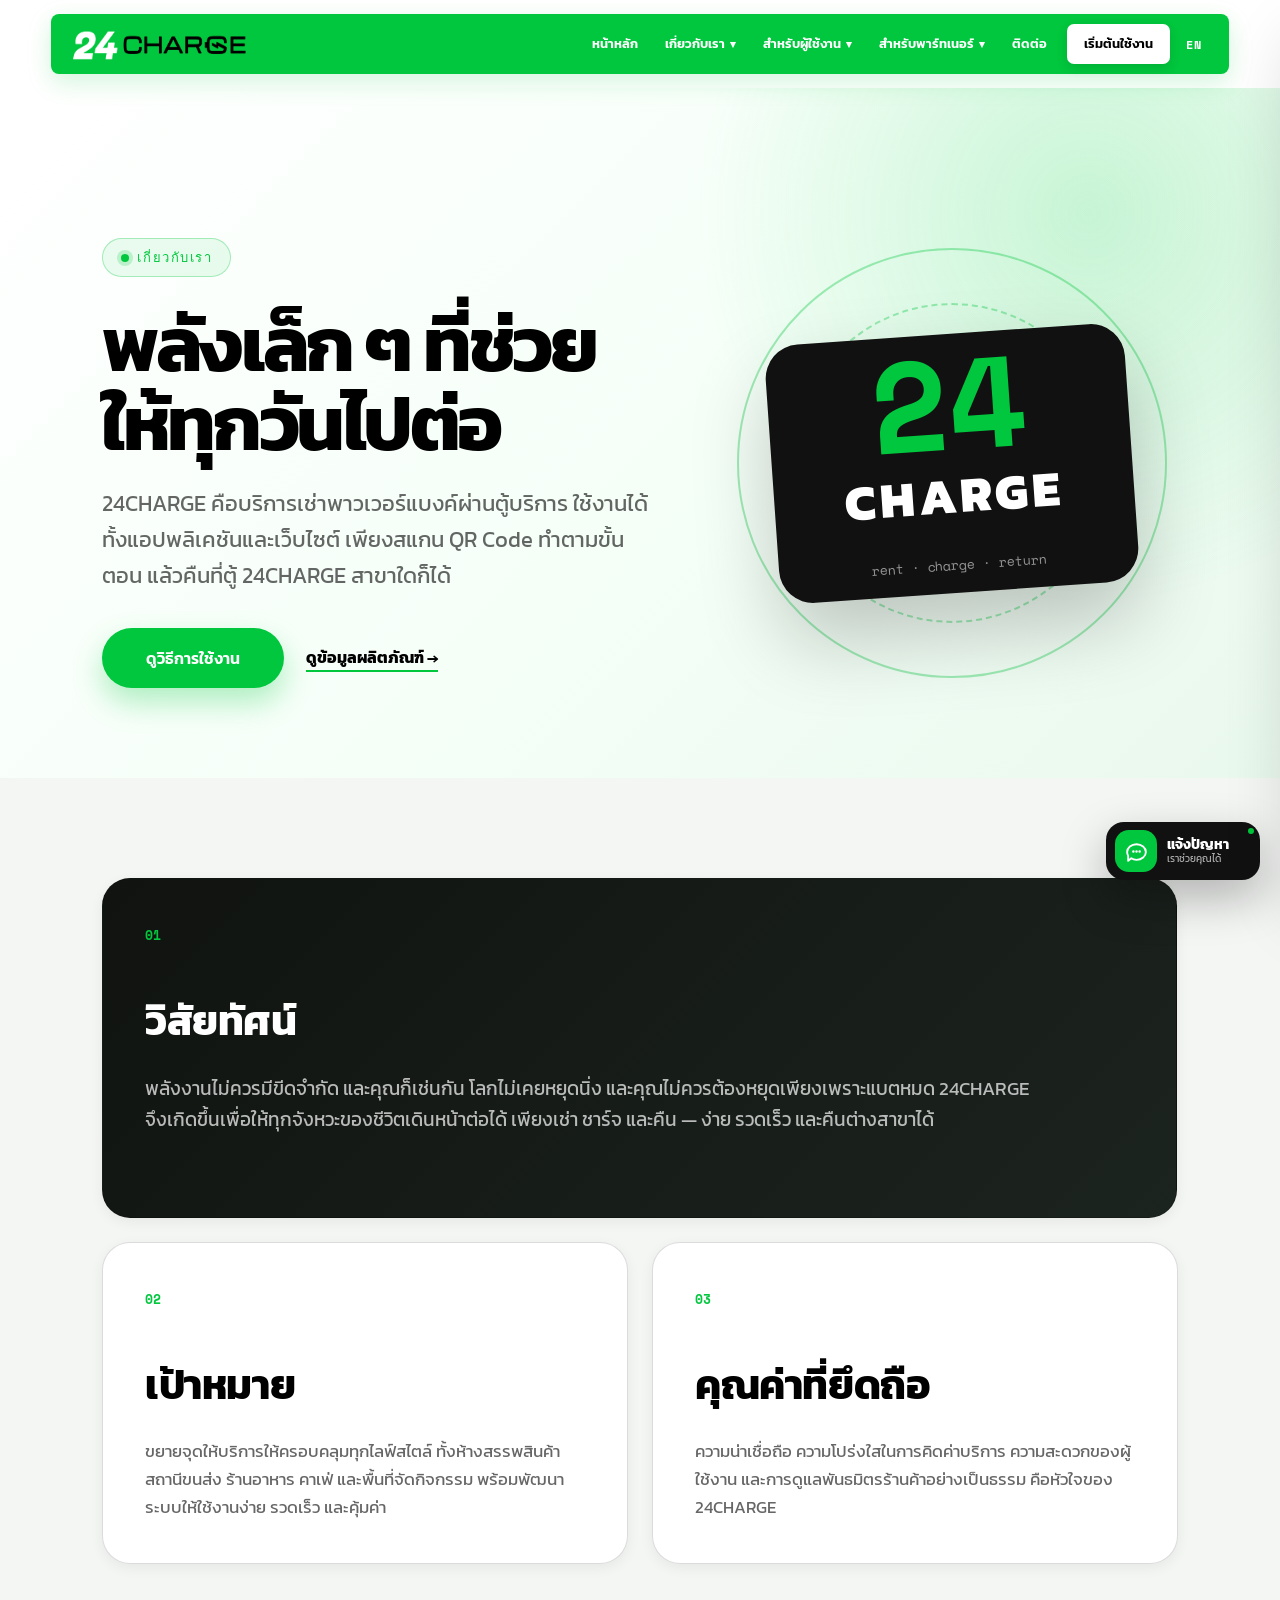
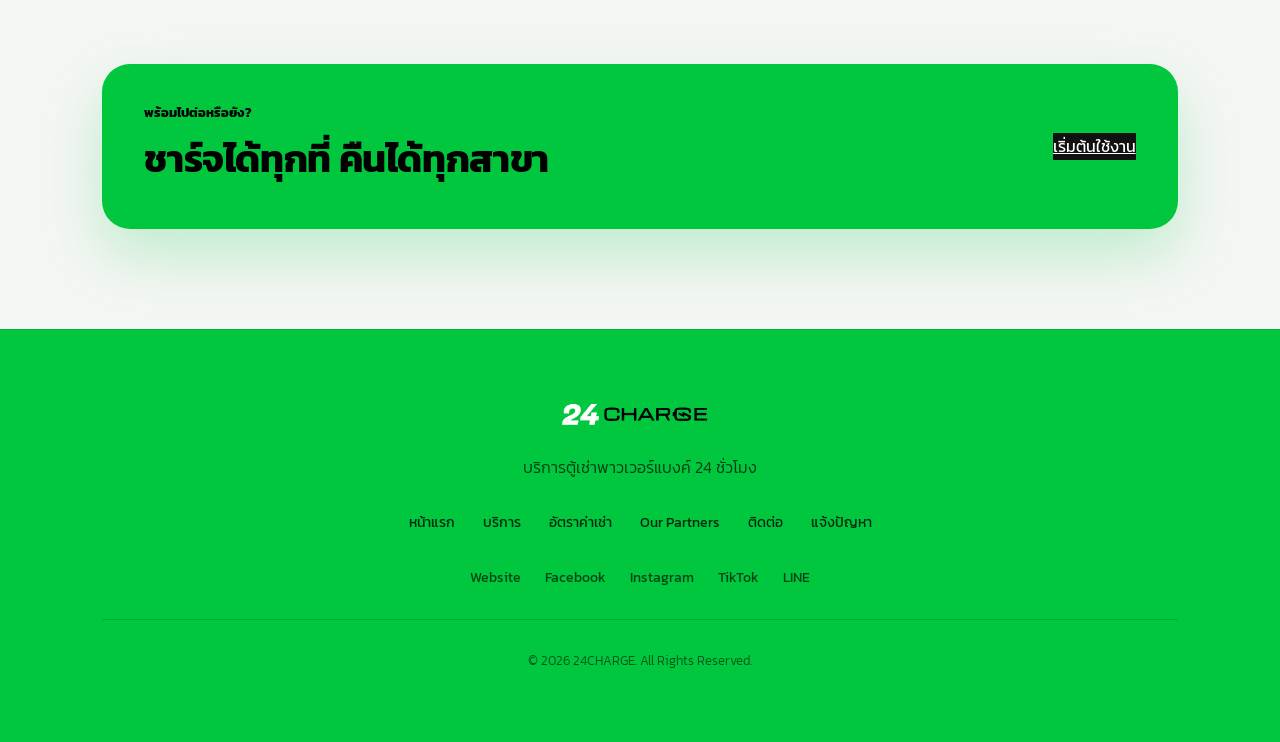
<file: about.html>
<!doctype html><html lang="th"><head><title>เกี่ยวกับ 24CHARGE</title><meta charset="utf-8">
<meta name="viewport" content="width=device-width, initial-scale=1.0">
<link rel="preconnect" href="https://fonts.googleapis.com">
<link rel="preconnect" href="https://fonts.gstatic.com" crossorigin>
<link href="https://fonts.googleapis.com/css2?family=Kanit:wght@300;400;500;700;800&family=Space+Mono:wght@400;700&display=swap" rel="stylesheet">
<link rel="stylesheet" href="style.css"></head><body class="subpage-body"><div class="scroll-progress" aria-hidden="true"><span></span></div><nav aria-label="เมนูหลัก" class="navbar">
<div class="navbar-inner">
<a aria-label="24CHARGE หน้าแรก" class="logo" href="index.html#hero">
<img alt="24CHARGE Logo" src="image/logo.png"/>
</a>
<button aria-controls="main-navigation" aria-expanded="false" aria-label="เปิดเมนู" class="menu-toggle ripple-target" type="button">
<span></span>
<span></span>
<span></span>
</button>
<ul class="nav-menu" id="main-navigation">
<li>
<a data-en="Home" data-th="หน้าหลัก" href="index.html#hero">หน้าหลัก</a>
</li>
<li class="dropdown">
<button aria-expanded="false" class="dropdown-btn ripple-target" type="button">
<span data-en="About us" data-th="เกี่ยวกับเรา">เกี่ยวกับเรา</span>
<span aria-hidden="true" class="arrow">▾</span>
</button>
<ul class="dropdown-menu"><li><a data-en="About 24CHARGE" data-th="เกี่ยวกับ 24CHARGE" href="about.html">เกี่ยวกับ 24CHARGE</a></li><li><a data-en="Product information" data-th="ข้อมูลผลิตภัณฑ์" href="products.html">ข้อมูลผลิตภัณฑ์</a></li><li><a data-en="Partners" data-th="พันธมิตร" href="index.html#partners">พันธมิตร</a></li><li><a data-en="Certifications" data-th="ใบรับรองมาตรฐาน" href="index.html#certificate">ใบรับรองมาตรฐาน</a></li><li><a data-en="FAQ" data-th="คำถามที่พบบ่อย" href="index.html#faq">คำถามที่พบบ่อย</a></li><li><a data-en="Contact us" data-th="ติดต่อเรา" href="index.html#contact">ติดต่อเรา</a></li></ul>
</li>
<li class="dropdown">
<button aria-expanded="false" class="dropdown-btn ripple-target" type="button">
<span data-en="For users" data-th="สำหรับผู้ใช้งาน">สำหรับผู้ใช้งาน</span>
<span aria-hidden="true" class="arrow">▾</span>
</button>
<ul class="dropdown-menu">
<li><a data-en="Download the app" data-th="ดาวน์โหลดแอป" href="index.html#download">ดาวน์โหลดแอป</a></li>
<li><a data-en="Rent via website" data-th="เช่าผ่านเว็บไซต์" href="https://app.24charge.com/" rel="noopener" target="_blank">เช่าผ่านเว็บไซต์</a></li>
<li><a data-en="How to use" data-th="วิธีการใช้งาน" href="index.html#service">วิธีการใช้งาน</a></li>
<li><a data-en="Pricing" data-th="อัตราค่าเช่า" href="index.html#pricing">อัตราค่าเช่า</a></li>
<li><a data-en="Payment" data-th="การชำระเงิน" href="index.html#payment">การชำระเงิน</a></li>
</ul>
</li>
<li class="dropdown">
<button aria-expanded="false" class="dropdown-btn ripple-target" type="button">
<span data-en="For partners" data-th="สำหรับพาร์ทเนอร์">สำหรับพาร์ทเนอร์</span>
<span aria-hidden="true" class="arrow">▾</span>
</button>
<ul class="dropdown-menu">
<li><a data-en="Become a partner" data-th="สนใจเป็นพาร์ทเนอร์กับเรา" href="index.html#contact">สนใจเป็นพาร์ทเนอร์กับเรา</a></li>
<li><a data-en="Partner portal / Report issue" data-open-issue="" data-th="ระบบหลังบ้าน / แจ้งปัญหา" href="#report-issue">ระบบหลังบ้าน / แจ้งปัญหา</a></li>
</ul>
</li>
<li>
<a data-en="Contact" data-th="ติดต่อ" href="index.html#contact">ติดต่อ</a>
</li>
<li class="nav-action">
<a class="nav-start-btn ripple-target" data-en="Get started" data-th="เริ่มต้นใช้งาน" href="https://app.24charge.com/" rel="noopener" target="_blank">เริ่มต้นใช้งาน</a>
</li>
<li class="lang-switch">
<button aria-label="Switch to English" class="lang-btn lang-toggle ripple-target" data-lang="en" type="button">EN</button>
</li>
</ul>
</div>
</nav>
<main class="subpage-main">
  <section class="subpage-hero subpage-hero--about">
    <div class="subpage-hero-copy reveal">
      <p class="eyebrow" data-th="เกี่ยวกับเรา" data-en="About us">เกี่ยวกับเรา</p>
      <h1 data-th="พลังเล็ก ๆ ที่ช่วยให้ทุกวันไปต่อ" data-en="A little power to keep every day moving">พลังเล็ก ๆ ที่ช่วยให้ทุกวันไปต่อ</h1>
      <p class="subpage-lead" data-th="24CHARGE คือบริการเช่าพาวเวอร์แบงค์ผ่านตู้บริการ ใช้งานได้ทั้งแอปพลิเคชันและเว็บไซต์ เพียงสแกน QR Code ทำตามขั้นตอน แล้วคืนที่ตู้ 24CHARGE สาขาใดก็ได้" data-en="24CHARGE is a power-bank rental service available through our app and website. Scan the QR code, follow the steps, and return the power bank at any 24CHARGE station.">24CHARGE คือบริการเช่าพาวเวอร์แบงค์ผ่านตู้บริการ ใช้งานได้ทั้งแอปพลิเคชันและเว็บไซต์ เพียงสแกน QR Code ทำตามขั้นตอน แล้วคืนที่ตู้ 24CHARGE สาขาใดก็ได้</p>
      <div class="subpage-actions">
        <a class="btn ripple-target" href="index.html#service" data-th="ดูวิธีการใช้งาน" data-en="See how it works">ดูวิธีการใช้งาน</a>
        <a class="text-link" href="products.html" data-th="ดูข้อมูลผลิตภัณฑ์ →" data-en="View products →">ดูข้อมูลผลิตภัณฑ์ →</a>
      </div>
    </div>
    <div class="about-visual reveal" aria-hidden="true">
      <div class="about-orbit about-orbit--one"></div>
      <div class="about-orbit about-orbit--two"></div>
      <div class="about-charge-card"><strong>24</strong><span>CHARGE</span><small>rent · charge · return</small></div>
    </div>
  </section>

  <section class="story-grid-section">
    <article class="story-card story-card--wide reveal interactive-card">
      <span class="story-index">01</span>
      <h2 data-th="วิสัยทัศน์" data-en="Vision">วิสัยทัศน์</h2>
      <p data-th="พลังงานไม่ควรมีขีดจำกัด และคุณก็เช่นกัน โลกไม่เคยหยุดนิ่ง และคุณไม่ควรต้องหยุดเพียงเพราะแบตหมด 24CHARGE จึงเกิดขึ้นเพื่อให้ทุกจังหวะของชีวิตเดินหน้าต่อได้ เพียงเช่า ชาร์จ และคืน — ง่าย รวดเร็ว และคืนต่างสาขาได้" data-en="Power should not have limits—and neither should you. 24CHARGE helps every moment keep moving with a simple rent, charge and return experience, including returns at a different station.">พลังงานไม่ควรมีขีดจำกัด และคุณก็เช่นกัน โลกไม่เคยหยุดนิ่ง และคุณไม่ควรต้องหยุดเพียงเพราะแบตหมด 24CHARGE จึงเกิดขึ้นเพื่อให้ทุกจังหวะของชีวิตเดินหน้าต่อได้ เพียงเช่า ชาร์จ และคืน — ง่าย รวดเร็ว และคืนต่างสาขาได้</p>
    </article>
    <article class="story-card reveal interactive-card">
      <span class="story-index">02</span>
      <h2 data-th="เป้าหมาย" data-en="Mission">เป้าหมาย</h2>
      <p data-th="ขยายจุดให้บริการให้ครอบคลุมทุกไลฟ์สไตล์ ทั้งห้างสรรพสินค้า สถานีขนส่ง ร้านอาหาร คาเฟ่ และพื้นที่จัดกิจกรรม พร้อมพัฒนาระบบให้ใช้งานง่าย รวดเร็ว และคุ้มค่า" data-en="Expand service points across malls, transport hubs, restaurants, cafés and event venues, while keeping the experience simple, fast and valuable.">ขยายจุดให้บริการให้ครอบคลุมทุกไลฟ์สไตล์ ทั้งห้างสรรพสินค้า สถานีขนส่ง ร้านอาหาร คาเฟ่ และพื้นที่จัดกิจกรรม พร้อมพัฒนาระบบให้ใช้งานง่าย รวดเร็ว และคุ้มค่า</p>
    </article>
    <article class="story-card reveal interactive-card">
      <span class="story-index">03</span>
      <h2 data-th="คุณค่าที่ยึดถือ" data-en="Our values">คุณค่าที่ยึดถือ</h2>
      <p data-th="ความน่าเชื่อถือ ความโปร่งใสในการคิดค่าบริการ ความสะดวกของผู้ใช้งาน และการดูแลพันธมิตรร้านค้าอย่างเป็นธรรม คือหัวใจของ 24CHARGE" data-en="Reliability, transparent pricing, user convenience and fair partner care are at the heart of 24CHARGE.">ความน่าเชื่อถือ ความโปร่งใสในการคิดค่าบริการ ความสะดวกของผู้ใช้งาน และการดูแลพันธมิตรร้านค้าอย่างเป็นธรรม คือหัวใจของ 24CHARGE</p>
    </article>
  </section>

  <section class="mini-cta reveal">
    <div><p class="mini-cta-kicker" data-th="พร้อมไปต่อหรือยัง?" data-en="Ready to keep moving?">พร้อมไปต่อหรือยัง?</p><h2 data-th="ชาร์จได้ทุกที่ คืนได้ทุกสาขา" data-en="Charge anywhere. Return at any station.">ชาร์จได้ทุกที่ คืนได้ทุกสาขา</h2></div>
    <a class="nav-start-btn ripple-target" href="https://app.24charge.com/" target="_blank" rel="noopener" data-th="เริ่มต้นใช้งาน" data-en="Get started">เริ่มต้นใช้งาน</a>
  </section>
</main><footer>
<img alt="24CHARGE Logo" src="image/logo.png"/>
<p data-en="24-hour power bank rental service" data-th="บริการตู้เช่าพาวเวอร์แบงค์ 24 ชั่วโมง">บริการตู้เช่าพาวเวอร์แบงค์ 24 ชั่วโมง</p>
<div class="footer-menu">
<a data-en="Home" data-th="หน้าแรก" href="index.html#hero">หน้าแรก</a>
<a data-en="Service" data-th="บริการ" href="index.html#service">บริการ</a>
<a data-en="Pricing" data-th="อัตราค่าเช่า" href="index.html#pricing">อัตราค่าเช่า</a>
<a data-en="Our Partners" data-th="Our Partners" href="index.html#partners">Our Partners</a>
<a data-en="Contact" data-th="ติดต่อ" href="index.html#contact">ติดต่อ</a>
<a data-en="Report an issue" data-open-issue="" data-th="แจ้งปัญหา" href="#report-issue">แจ้งปัญหา</a></div>
<div class="social">
<a href="#">Website</a>
<a href="#">Facebook</a>
<a href="#">Instagram</a>
<a href="#">TikTok</a>
<a href="https://app.24charge.com/" rel="noopener" target="_blank">LINE</a>
</div>
<hr/>
<p>© 2026 24CHARGE. All Rights Reserved.</p>
</footer><button aria-controls="issue-panel" aria-expanded="false" class="issue-fab ripple-target" id="issue-fab" type="button">
<span aria-hidden="true" class="issue-fab-icon">
<svg fill="none" viewbox="0 0 24 24" xmlns="http://www.w3.org/2000/svg">
<path d="M7 18.5 4 21v-4.8A7.5 7.5 0 0 1 3 12.5C3 8.36 7.03 5 12 5s9 3.36 9 7.5S16.97 20 12 20c-1.84 0-3.55-.46-5-1.5Z" stroke="currentColor" stroke-linejoin="round" stroke-width="1.8"></path>
<path d="M9 12h.01M12 12h.01M15 12h.01" stroke="currentColor" stroke-linecap="round" stroke-width="2.4"></path>
</svg>
</span>
<span class="issue-fab-copy">
<strong data-en="Report issue" data-th="แจ้งปัญหา">แจ้งปัญหา</strong>
<small data-en="We can help" data-th="เราช่วยคุณได้">เราช่วยคุณได้</small>
</span>
<span aria-hidden="true" class="issue-fab-pulse"></span>
</button>
<div class="issue-backdrop" data-close-issue="" hidden=""></div>
<aside aria-hidden="true" aria-labelledby="issue-title" class="issue-panel" id="issue-panel">
<div class="issue-panel-head">
<div>
<span aria-hidden="true" class="issue-status-dot"></span>
<p class="issue-eyebrow" data-en="24CHARGE support" data-th="ทีม 24CHARGE พร้อมช่วย">ทีม 24CHARGE พร้อมช่วย</p>
<h2 data-en="Report an issue" data-th="แจ้งปัญหาการใช้งาน" id="issue-title">แจ้งปัญหาการใช้งาน</h2>
</div>
<button aria-label="ปิดแบบฟอร์ม" class="issue-close ripple-target" data-close-issue="" type="button">×</button>
</div>
<p class="issue-intro" data-en="Share a few details. Our team will receive them by email and get back to you soon." data-th="กรอกรายละเอียดสั้น ๆ ทีมงานจะได้รับข้อมูลทางอีเมลและติดต่อกลับโดยเร็ว">กรอกรายละเอียดสั้น ๆ ทีมงานจะได้รับข้อมูลทางอีเมลและติดต่อกลับโดยเร็ว</p>
<!-- เปลี่ยน YOUR_EMAIL@example.com เป็นอีเมลจริงของคุณเพียงจุดเดียว -->
<form action="https://formsubmit.co/ajax/YOUR_EMAIL@example.com" class="issue-form" enctype="multipart/form-data" id="issue-form" method="POST" novalidate="">
<input name="_subject" type="hidden" value="24CHARGE: มีผู้แจ้งปัญหาจากเว็บไซต์"/>
<input name="_template" type="hidden" value="table"/>
<input name="_captcha" type="hidden" value="false"/>
<div class="form-grid">
<label class="form-field">
<span data-en="Your name" data-th="ชื่อผู้แจ้ง">ชื่อผู้แจ้ง</span>
<input autocomplete="name" data-placeholder-en="Your name" data-placeholder-th="ชื่อของคุณ" name="name" placeholder="ชื่อของคุณ" required="" type="text"/>
</label>
<label class="form-field">
<span data-en="Email or phone" data-th="อีเมลหรือเบอร์โทร">อีเมลหรือเบอร์โทร</span>
<input data-placeholder-en="Email or phone" data-placeholder-th="example@email.com / 08x-xxx-xxxx" name="contact" placeholder="example@email.com / 08x-xxx-xxxx" required="" type="text"/>
</label>
</div>
<label class="form-field">
<span data-en="Issue type" data-th="ประเภทปัญหา">ประเภทปัญหา</span>
<select name="issue_type" required="">
<option data-en="Choose an issue" data-th="เลือกประเภทปัญหา" value="">เลือกประเภทปัญหา</option>
<option data-en="Unable to rent" data-th="เช่าไม่ได้" value="เช่าไม่ได้">เช่าไม่ได้</option>
<option data-en="Unable to return" data-th="คืนพาวเวอร์แบงค์ไม่ได้" value="คืนไม่ได้">คืนพาวเวอร์แบงค์ไม่ได้</option>
<option data-en="Payment / Direct Debit" data-th="การชำระเงิน / Direct Debit" value="การชำระเงิน">การชำระเงิน / Direct Debit</option>
<option data-en="Station or device issue" data-th="ตู้หรืออุปกรณ์มีปัญหา" value="ตู้หรืออุปกรณ์">ตู้หรืออุปกรณ์มีปัญหา</option>
<option data-en="Other" data-th="อื่น ๆ" value="อื่น ๆ">อื่น ๆ</option>
</select>
</label>
<label class="form-field">
<span data-en="Location / station ID (optional)" data-th="สถานที่ / รหัสตู้ (ถ้ามี)">สถานที่ / รหัสตู้ (ถ้ามี)</span>
<input data-placeholder-en="e.g. CentralWorld, 4th floor" data-placeholder-th="เช่น CentralWorld ชั้น 4" name="station" placeholder="เช่น CentralWorld ชั้น 4" type="text"/>
</label>
<label class="form-field">
<span data-en="Details" data-th="รายละเอียด">รายละเอียด</span>
<textarea data-placeholder-en="Tell us what happened and how we can help" data-placeholder-th="เกิดอะไรขึ้น และต้องการให้ทีมงานช่วยอย่างไร" name="message" placeholder="เกิดอะไรขึ้น และต้องการให้ทีมงานช่วยอย่างไร" required="" rows="4"></textarea>
</label>
<label class="form-field form-field--file">
<span data-en="Attach a photo (optional)" data-th="แนบรูป (ไม่บังคับ)">แนบรูป (ไม่บังคับ)</span>
<input accept="image/*" name="attachment" type="file"/>
<small data-en="A photo of the station, screen, or payment helps us investigate faster." data-th="รูปหน้าตู้ หน้าจอ หรือรายการชำระเงินช่วยให้ตรวจสอบเร็วขึ้น">รูปหน้าตู้ หน้าจอ หรือรายการชำระเงินช่วยให้ตรวจสอบเร็วขึ้น</small>
</label>
<label class="form-consent">
<input name="consent" required="" type="checkbox" value="ยินยอม"/>
<span data-en="I agree to be contacted about this issue." data-th="ยินยอมให้ทีมงานติดต่อกลับเกี่ยวกับปัญหานี้">ยินยอมให้ทีมงานติดต่อกลับเกี่ยวกับปัญหานี้</span>
</label>
<button class="issue-submit ripple-target" type="submit">
<span data-en="Send report" data-th="ส่งแจ้งปัญหา">ส่งแจ้งปัญหา</span>
<span aria-hidden="true" class="submit-arrow">→</span>
</button>
<p aria-live="polite" class="issue-form-status" id="issue-form-status" role="status"></p>
</form>
<div class="issue-quick-links">
<a data-close-issue="" data-en="View FAQ" data-th="ดูคำถามที่พบบ่อย" href="index.html#faq">ดูคำถามที่พบบ่อย</a>
<a data-close-issue="" data-en="Other contact options" data-th="ช่องทางติดต่ออื่น" href="index.html#contact">ช่องทางติดต่ออื่น</a>
</div>
</aside>
<div aria-live="polite" class="site-toast" id="site-toast" role="status"></div><script src="script.js"></script></body></html>
</file>
<file: style.css>
/* =========================
   24CHARGE — "Charge Meter"
   Design tokens (strict CI palette only):
   #FFFFFF / #000000 / #00C73D / #EAEAEA
========================= */

:root{
    --ink:#000000;
    --brand:#00C73D;
    --surface:#EAEAEA;
    --surface-alt:#FFFFFF;
    --text-muted:rgba(0,0,0,.6);
    --text-on-brand:rgba(0,0,0,.72);
    --border:rgba(0,0,0,.14);

    --font-display:"Kanit",sans-serif;
    --font-mono:"Space Mono",monospace;

    /* Less rounded corners across the site */
    --radius-lg:10px;
    --radius-md:8px;
    --radius-sm:6px;
    --radius-pill:999px;

    --shadow-sm:0 4px 14px rgba(0,0,0,.06);
    --shadow-md:0 14px 34px rgba(0,0,0,.10);
}

*{
    margin:0;
    padding:0;
    box-sizing:border-box;
    font-family:var(--font-display);
}

html{
    scroll-behavior:smooth;
}

body{
    background:var(--surface);
    color:var(--ink);
    line-height:1.65;
    overflow-x:hidden;
}

.num{
    font-family:var(--font-mono);
    font-weight:700;
    letter-spacing:-0.02em;
}

a{
    -webkit-tap-highlight-color:transparent;
}

:focus-visible{
    outline:3px solid var(--brand);
    outline-offset:3px;
}

@media (prefers-reduced-motion: reduce){
    *{
        animation-duration:.001ms !important;
        animation-iteration-count:1 !important;
        transition-duration:.001ms !important;
    }
}

/* =========================
   NAVBAR
========================= */

nav{
    position:sticky;
    top:0;
    z-index:999;
    display:flex;
    align-items:center;
    justify-content:space-between;
    padding:16px 8%;
    background:#00C73D;
    border-bottom:1px solid var(--border);
    box-shadow:0 4px 20px rgba(0,0,0,.05);
}

.logo img{
    height:42px;
}

.nav-menu{
    display:flex;
    align-items:center;
    list-style:none;
    gap:8px;
}

.nav-menu a{
    color:var(--ink);
    text-decoration:none;
    font-weight:500;
    font-size:15px;
    padding:10px 16px;
    border-radius:var(--radius-pill);
    transition:.25s ease;
    display:inline-block;
}

.nav-menu > li > a:hover{
    background:rgba(0,0,0,.08);
    color:#fff;
}

.dropdown-btn span{
    pointer-events:none;
}

.menu-toggle{
    display:none;
}

/* language switcher */

.lang-switch{
    display:flex;
    align-items:center;
    gap:6px;
    margin-left:6px;
    padding:6px 8px;
    background:rgba(0,0,0,.1);
    border-radius:var(--radius-pill);
}

.lang-btn{
    border:none;
    background:transparent;
    color:var(--text-on-brand);
    font-family:var(--font-mono);
    font-weight:700;
    font-size:12px;
    letter-spacing:.04em;
    padding:6px 12px;
    border-radius:var(--radius-pill);
    cursor:pointer;
    transition:.2s ease;
}

.lang-btn.active{
    background:var(--ink);
    color:#fff;
}

.lang-divider{
    color:var(--text-on-brand);
    font-size:11px;
    opacity:.6;
}

/* =========================
   HERO
========================= */

.hero{
    position:relative;
    min-height:92vh;
    display:flex;
    align-items:center;
    padding:150px 8% 80px;
    background:
        radial-gradient(circle at 12% 15%, rgba(0,199,61,.10), transparent 45%),
        radial-gradient(circle at 90% 80%, rgba(0,199,61,.08), transparent 40%),
        var(--surface-alt);
    color:var(--ink);
    overflow:hidden;
}

.hero-inner{
    width:100%;
    max-width:1280px;
    margin:0 auto;
    display:grid;
    grid-template-columns:1.05fr .95fr;
    gap:64px;
    align-items:center;
}

.hero-content{
    display:flex;
    flex-direction:column;
    align-items:flex-start;
    text-align:left;
}

.eyebrow{
    display:inline-flex;
    align-items:center;
    gap:8px;
    font-family:var(--font-mono);
    font-size:13px;
    letter-spacing:.12em;
    text-transform:uppercase;
    color:var(--brand);
    background:rgba(0,199,61,.08);
    border:1px solid rgba(0,199,61,.3);
    padding:8px 18px;
    border-radius:var(--radius-pill);
    margin-bottom:28px;
}

.eyebrow::before{
    content:"";
    width:8px;
    height:8px;
    border-radius:50%;
    background:var(--brand);
    box-shadow:0 0 0 4px rgba(0,199,61,.2);
}

.hero h1{
    font-size:clamp(38px,5.2vw,64px);
    font-weight:800;
    line-height:1.08;
    letter-spacing:-0.02em;
}

.hero-lead{
    margin-top:22px;
    font-size:clamp(17px,1.6vw,20px);
    color:var(--text-muted);
    font-weight:300;
}

.btn{
    display:inline-block;
    margin-top:38px;
    padding:17px 44px;
    background:var(--brand);
    color:#fff;
    text-decoration:none;
    border-radius:var(--radius-pill);
    font-weight:600;
    box-shadow:0 14px 30px rgba(0,199,61,.3);
    transition:.25s ease;
}

.btn:hover{
    transform:translateY(-3px);
    background:var(--ink);
    box-shadow:0 18px 36px rgba(0,199,61,.4);
}

/* =========================
   DOWNLOAD ACTIONS (hero)
========================= */

.download-actions{
    margin-top:38px;
    display:flex;
    flex-wrap:wrap;
    justify-content:flex-start;
    gap:14px;
}

.store-btn{
    display:flex;
    align-items:center;
    gap:10px;
    padding:12px 22px;
    border:1px solid var(--border);
    border-radius:var(--radius-md);
    color:var(--ink);
    text-decoration:none;
    font-size:13px;
    line-height:1.3;
    background:var(--surface-alt);
    transition:.25s ease;
}

.store-btn svg{
    width:22px;
    height:22px;
    flex-shrink:0;
    color:var(--brand);
}

.store-btn span{
    text-align:left;
    color:var(--text-muted);
    font-weight:300;
}

.store-btn strong{
    display:block;
    font-weight:600;
    font-size:15px;
    color:var(--ink);
}

.store-btn:hover{
    transform:translateY(-3px);
    border-color:var(--brand);
    background:rgba(0,199,61,.06);
}

/* Signature element: animated battery / charge meter -- modernised */

.battery-visual{
    margin-top:60px;
    display:flex;
    align-items:center;
    gap:16px;
}

.battery-shell{
    position:relative;
    width:230px;
    height:58px;
    border:2px solid var(--ink);
    border-radius:var(--radius-md);
    padding:5px;
    overflow:hidden;
    background:var(--ink);
    box-shadow:inset 0 0 0 1px rgba(255,255,255,.04);
}

.battery-fill{
    position:relative;
    height:100%;
    width:0%;
    border-radius:4px;
    background:var(--brand);
    animation:charge-up 2.6s cubic-bezier(.2,.7,.3,1) .4s forwards;
}

.battery-glow{
    position:absolute;
    inset:5px;
    border-radius:4px;
    background:linear-gradient(180deg, rgba(255,255,255,.35), rgba(255,255,255,0) 45%);
    mix-blend-mode:overlay;
    pointer-events:none;
}

@keyframes charge-up{
    to{ width:100%; }
}

.battery-ticks{
    position:absolute;
    inset:5px;
    display:flex;
    justify-content:space-between;
    pointer-events:none;
}

.battery-ticks span{
    width:2px;
    background:rgba(255,255,255,.12);
}

.battery-cap{
    width:8px;
    height:22px;
    background:var(--ink);
    border-radius:0 3px 3px 0;
    margin-left:-8px;
}

.battery-label{
    display:flex;
    align-items:baseline;
    gap:2px;
    font-family:var(--font-mono);
    font-size:14px;
    color:var(--text-muted);
    letter-spacing:.02em;
    white-space:nowrap;
}

.battery-label .num{
    color:var(--brand);
    font-size:16px;
}

/* Hero right column — media placeholder for future image / video / slideshow */

.hero-media{
    display:flex;
    align-items:stretch;
}

.media-frame{
    width:100%;
    aspect-ratio:4/5;
    border:1px solid var(--border);
    border-radius:var(--radius-lg);
    background:var(--surface);
    padding:8px;
}

.media-placeholder{
    height:100%;
    width:100%;
    display:flex;
    flex-direction:column;
    align-items:center;
    justify-content:center;
    gap:14px;
    border:1.5px dashed rgba(0,0,0,.22);
    border-radius:calc(var(--radius-lg) - 4px);
    background:
        repeating-linear-gradient(135deg, rgba(0,0,0,.025) 0 12px, transparent 12px 24px),
        var(--surface-alt);
    text-align:center;
    padding:32px;
}

.media-placeholder svg{
    width:44px;
    height:44px;
    color:var(--brand);
}

.media-placeholder p{
    max-width:220px;
    font-size:14px;
    color:var(--text-muted);
    font-weight:400;
}

.media-tag{
    font-family:var(--font-mono);
    font-size:11px;
    letter-spacing:.08em;
    text-transform:uppercase;
    color:var(--brand);
    background:rgba(0,199,61,.1);
    border:1px solid rgba(0,199,61,.3);
    padding:6px 14px;
    border-radius:var(--radius-pill);
}

/* =========================
   SECTION
========================= */

section{
    padding:110px 8%;
}

section h2{
    text-align:center;
    font-size:clamp(30px,4vw,42px);
    font-weight:700;
    letter-spacing:-0.01em;
}

.section-lead{
    text-align:center;
    color:var(--text-muted);
    margin-top:12px;
    font-weight:300;
    font-size:17px;
}

/* =========================
   HOW IT WORKS
========================= */

.how-it-works h2{
    margin-bottom:56px;
}

.steps{
    display:flex;
    gap:28px;
    justify-content:center;
    flex-wrap:wrap;
}

.step{
    position:relative;
    flex:1;
    min-width:250px;
    max-width:320px;
    background:var(--surface-alt);
    border:1px solid var(--border);
    border-radius:var(--radius-lg);
    padding:34px 28px 30px;
    text-align:left;
    box-shadow:var(--shadow-sm);
    transition:.3s ease;
}

.step:hover{
    transform:translateY(-8px);
    box-shadow:var(--shadow-md);
    border-color:var(--brand);
}

.step-number{
    display:inline-flex;
    align-items:center;
    justify-content:center;
    font-family:var(--font-mono);
    font-weight:700;
    font-size:13px;
    color:var(--brand);
    background:rgba(0,199,61,.1);
    border:1px solid rgba(0,199,61,.3);
    padding:5px 12px;
    border-radius:var(--radius-pill);
    margin-bottom:18px;
}

.step-media{
    display:flex;
    flex-direction:column;
    align-items:center;
    justify-content:center;
    gap:10px;
    height:120px;
    margin-bottom:20px;
    border:1.5px dashed rgba(0,0,0,.2);
    border-radius:var(--radius-md);
    background:var(--surface);
}

.step-media svg{
    width:30px;
    height:30px;
    color:var(--brand);
    opacity:.8;
}

.step-media-tag{
    font-size:11px;
    color:var(--text-muted);
    letter-spacing:.02em;
}

.step h3{
    font-size:20px;
    font-weight:600;
    margin-bottom:10px;
}

.step p{
    color:var(--text-muted);
    font-size:15px;
}

/* =========================
   PRICING
========================= */

.pricing{
    background:var(--surface-alt);
    text-align:center;
}

.pricing h2{
    font-size:clamp(30px, 4vw, 42px);
    font-weight:700;
    letter-spacing:-0.01em;
}

.price-hero{
    margin-top:50px;
    text-align:center;
}

.price-hero-label{
    font-size:14px;
    color:var(--text-muted);
    font-weight:500;
    letter-spacing:.04em;
}

.price-hero-value{
    margin-top:10px;
    display:flex;
    align-items:baseline;
    justify-content:center;
    gap:12px;
}

.price-hero-value .num{
    font-size:clamp(56px,9vw,88px);
    line-height:1;
    color:var(--brand);
}

.price-hero-value .unit{
    font-size:20px;
    font-weight:600;
    color:var(--ink);
}

.price-hero-note{
    margin-top:10px;
    font-size:14px;
    color:var(--text-muted);
}

.price-grid{
    margin-top:36px;
    display:grid;
    grid-template-columns:repeat(2,1fr);
    gap:24px;
    max-width:560px;
    margin-left:auto;
    margin-right:auto;
}

/* Pricing cards sit on solid CI green so they never blend into
   the white section background — this is the "stand out" block */
.price-card{
    border-radius:var(--radius-lg);
    padding:36px 24px;
    text-align:center;
}

.price-card--brand{
    background:var(--brand);
    color:var(--ink);
    box-shadow:0 16px 34px rgba(0,0,0,.16);
}

.price-card--brand .price-label{
    color:rgba(0,0,0,.65);
}

.price-card--brand .price-value .num{
    color:var(--ink);
}

.price-card--brand .price-value small{
    color:rgba(0,0,0,.65);
}

.price-card--brand .price-note{
    color:rgba(0,0,0,.6);
}

.price-label{
    font-size:14px;
    font-weight:500;
}

.price-value{
    margin-top:14px;
    display:flex;
    align-items:baseline;
    justify-content:center;
    gap:6px;
}

.price-value .num{
    font-size:44px;
}

.price-value small{
    font-size:15px;
}

.price-note{
    margin-top:10px;
    font-size:13px;
}

/* Clearer, higher-contrast toggle button */
.price-table-toggle{
    display:flex;
    align-items:center;
    gap:10px;
    margin:40px auto 0;
    padding:15px 32px;
    border:2px solid var(--ink);
    background:var(--ink);
    color:#fff;
    font-family:var(--font-display);
    font-weight:600;
    font-size:15px;
    border-radius:var(--radius-pill);
    cursor:pointer;
    transition:.25s ease;
    box-shadow:0 10px 24px rgba(0,0,0,.18);
}

.price-table-toggle:hover{
    background:var(--brand);
    border-color:var(--brand);
    color:var(--ink);
    transform:translateY(-2px);
    box-shadow:0 14px 28px rgba(0,199,61,.35);
}

.price-table-toggle .toggle-icon{
    transition:transform .3s ease;
    font-size:16px;
}

.price-table-toggle[aria-expanded="true"] .toggle-icon{
    transform:rotate(180deg);
}

.price-table-wrap{
    max-width:620px;
    margin:0 auto;
    display:grid;
    grid-template-rows:0fr;
    transition:grid-template-rows .35s ease;
}

.price-table-wrap.open{
    margin-top:28px;
    grid-template-rows:1fr;
}

.price-table-inner{
    overflow:hidden;
    border:1px solid var(--border);
    border-radius:var(--radius-lg);
    background:var(--surface-alt);
    box-shadow:var(--shadow-sm);
}

.price-table-inner table{
    width:100%;
    min-width:360px;
    border-collapse:collapse;
}

.price-table-inner th,
.price-table-inner td{
    padding:14px 20px;
    text-align:left;
    font-size:14px;
    border-bottom:1px solid var(--border);
}

.price-table-inner th{
    color:#fff;
    background:var(--ink);
    font-weight:600;
    font-size:12px;
    text-transform:uppercase;
    letter-spacing:.06em;
}

.price-table-inner td{
    color:var(--ink);
}

.price-table-inner td:last-child{
    text-align:right;
    font-family:var(--font-mono);
    font-weight:700;
}

.price-table-inner tr:nth-child(even){
    background:var(--surface);
}

.price-table-inner tr.price-row--highlight td{
    color:var(--brand);
    font-weight:700;
}

.price-table-inner tr:last-child td{
    border-bottom:none;
}

/* =========================
   PAYMENT METHODS
========================= */

.payment{
    background:var(--surface-alt);
}

.payment-grid{
    margin-top:50px;
    display:grid;
    grid-template-columns:repeat(auto-fit,minmax(160px,1fr));
    gap:20px;
    max-width:800px;
    margin-left:auto;
    margin-right:auto;
}

.payment-card{
    position:relative;
    background:var(--surface);
    border:1px solid var(--border);
    border-radius:var(--radius-lg);
    padding:32px 20px 24px;
    text-align:center;
    transition:.3s ease;
}

.payment-card:hover{
    transform:translateY(-6px);
    box-shadow:var(--shadow-sm);
}

.payment-card img{
    height:34px;
    max-width:100%;
    object-fit:contain;
    margin-bottom:14px;
}

.payment-name{
    font-size:14px;
    font-weight:600;
    color:var(--ink);
}

.payment-card--nodeposit{
    border-color:var(--brand);
    background:var(--surface-alt);
}

.payment-badge{
    position:absolute;
    top:-11px;
    left:50%;
    transform:translateX(-50%);
    background:var(--brand);
    color:var(--ink);
    font-size:11px;
    font-weight:700;
    padding:5px 12px;
    border-radius:var(--radius-pill);
    white-space:nowrap;
}

/* =========================
   CERTIFICATE
========================= */

.certificate-list{
    display:flex;
    flex-wrap:wrap;
    justify-content:center;
    gap:16px;
    margin-top:40px;
}

.certificate-list a{
    text-decoration:none;
    color:var(--ink);
    font-weight:500;
    font-size:14px;
    background:var(--surface-alt);
    border:1px solid var(--border);
    padding:14px 26px;
    border-radius:var(--radius-pill);
    transition:.25s ease;
}

.certificate-list a:hover{
    transform:translateY(-3px);
    border-color:var(--brand);
    color:var(--brand);
    box-shadow:var(--shadow-sm);
}

/* Device gallery — placeholders for product photography */

.device-gallery{
    margin-top:64px;
}

.device-gallery-label{
    text-align:center;
    font-size:13px;
    font-weight:600;
    letter-spacing:.08em;
    text-transform:uppercase;
    color:var(--brand);
    margin-bottom:24px;
}

.device-grid{
    display:grid;
    grid-template-columns:repeat(3,1fr);
    gap:20px;
    max-width:820px;
    margin:0 auto;
}

.device-slot{
    aspect-ratio:1/1;
    display:flex;
    flex-direction:column;
    align-items:center;
    justify-content:center;
    gap:10px;
    border:1.5px dashed rgba(0,0,0,.22);
    border-radius:var(--radius-lg);
    background:
        repeating-linear-gradient(135deg, rgba(0,0,0,.025) 0 12px, transparent 12px 24px),
        var(--surface-alt);
    color:var(--text-muted);
    font-size:13px;
    text-align:center;
    padding:16px;
    transition:.25s ease;
}

.device-slot:hover{
    border-color:var(--brand);
    color:var(--brand);
}

.device-slot svg{
    width:34px;
    height:34px;
    color:var(--brand);
    opacity:.7;
}

/* =========================
   PARTNERS
========================= */

.partners-subtitle{
    text-align:center;
    color:var(--text-muted);
    margin-top:12px;
    margin-bottom:50px;
    font-weight:300;
}

.partners-grid{
    display:grid;
    grid-template-columns:repeat(auto-fit,minmax(180px,1fr));
    gap:20px;
}

.partner-card{
    background:var(--surface-alt);
    border:1px solid var(--border);
    border-radius:var(--radius-md);
    padding:25px;
    transition:.3s ease;
}

.partner-card:hover{
    transform:translateY(-6px);
    box-shadow:var(--shadow-sm);
}

.partner-card img{
    width:100%;
    height:80px;
    object-fit:contain;
}

/* =========================
   FAQ
========================= */

.faq{
    background:var(--surface-alt);
}

.faq-item{
    max-width:820px;
    margin:14px auto;
    background:var(--surface);
    border:1px solid var(--border);
    border-radius:var(--radius-md);
    overflow:hidden;
}

.faq-question{
    width:100%;
    padding:20px 22px;
    border:none;
    background:transparent;
    font-size:16px;
    font-weight:600;
    color:var(--ink);
    display:flex;
    justify-content:space-between;
    align-items:center;
    gap:16px;
    cursor:pointer;
    text-align:left;
}

.faq-icon{
    flex-shrink:0;
    width:28px;
    height:28px;
    display:flex;
    align-items:center;
    justify-content:center;
    border-radius:50%;
    background:var(--brand);
    color:#fff;
    font-family:var(--font-mono);
    transition:.3s ease;
}

.faq-item.active .faq-icon{
    transform:rotate(135deg);
    background:var(--ink);
}

.faq-answer{
    display:grid;
    grid-template-rows:0fr;
    transition:grid-template-rows .3s ease;
}

.faq-answer p{
    overflow:hidden;
    padding:0 22px;
    color:var(--text-muted);
    font-size:15px;
}

.faq-item.active .faq-answer{
    grid-template-rows:1fr;
}

.faq-item.active .faq-answer p{
    padding:0 22px 22px;
}

/* =========================
   CONTACT
========================= */

.contact{
    background:var(--surface);
}

.contact-subtitle{
    text-align:center;
    color:var(--text-muted);
    max-width:600px;
    margin:12px auto 50px;
    font-weight:300;
}

.contact-grid{
    display:grid;
    grid-template-columns:repeat(auto-fit,minmax(240px,1fr));
    gap:20px;
}

.contact-item{
    background:var(--surface-alt);
    border:1px solid var(--border);
    padding:30px;
    border-radius:var(--radius-lg);
    transition:.3s ease;
}

.contact-item:hover{
    transform:translateY(-6px);
    box-shadow:var(--shadow-sm);
}

.contact-item h3{
    font-size:14px;
    text-transform:uppercase;
    letter-spacing:.06em;
    color:var(--brand);
    margin-bottom:10px;
}

.contact-item p{
    color:var(--text-muted);
}

.contact-note{
    font-size:13px;
    margin-top:4px;
}

.contact-item--line{
    border-color:var(--brand);
    background:linear-gradient(180deg, rgba(0,199,61,.08), var(--surface-alt) 55%);
}

.line-block{
    display:flex;
    align-items:center;
    gap:18px;
    margin-top:6px;
}

.line-qr{
    width:84px;
    height:84px;
    border-radius:var(--radius-sm);
    border:1px solid var(--border);
    background:#fff;
    object-fit:contain;
    flex-shrink:0;
}

.line-info{
    display:flex;
    flex-direction:column;
    align-items:flex-start;
    gap:10px;
}

.line-id{
    font-family:var(--font-mono);
    font-weight:700;
    color:var(--ink);
}

.line-btn{
    display:inline-block;
    padding:10px 20px;
    background:var(--brand);
    color:#fff;
    text-decoration:none;
    font-size:13px;
    font-weight:600;
    border-radius:var(--radius-pill);
    transition:.25s ease;
}

.line-btn:hover{
    background:var(--ink);
    transform:translateY(-2px);
}

/* =========================
   FOOTER — green CI tone
========================= */

footer{
    background:var(--brand);
    color:var(--ink);
    text-align:center;
    padding:70px 8%;
    border-top:1px solid rgba(0,0,0,.1);
}

footer img{
    width:160px;
    margin-bottom:20px;
}

footer > p{
    color:rgba(0,0,0,.7);
    font-weight:300;
}

.footer-menu{
    margin:28px 0;
}

.footer-menu a{
    color:var(--ink);
    text-decoration:none;
    margin:0 12px;
    font-size:14px;
    opacity:.8;
}

.footer-menu a:hover{
    opacity:1;
    text-decoration:underline;
}

.social{
    margin:25px 0;
}

.social a{
    color:rgba(0,0,0,.65);
    text-decoration:none;
    margin:0 10px;
    font-size:14px;
}

.social a:hover{
    color:var(--ink);
}

footer hr{
    border:none;
    border-top:1px solid rgba(0,0,0,.15);
    margin:30px 0;
}

footer > p:last-child{
    font-size:13px;
    color:rgba(0,0,0,.55);
}

/* =========================
   DROPDOWN
========================= */

.dropdown {
  position: relative;
  display: inline-block;
}

.dropdown-btn {
  background: none;
  border: none;
  color: white;
  cursor: pointer;
}

.dropdown-menu {
  display: none;
  position: absolute;
  top: 100%;
  left: 0;
  background: #111;
  list-style: none;
  padding: 10px;
  min-width: 180px;
}

.dropdown-menu li {
  padding: 8px 0;
}

.dropdown-menu a {
  color: white;
  text-decoration: none;
}

.dropdown.active .dropdown-menu {
  display: block;
}

/* =========================
   MOBILE
========================= */

@media(max-width:900px){

    .hero-inner{
        grid-template-columns:1fr;
        gap:48px;
    }

    .hero-content{
        align-items:center;
        text-align:center;
    }

    .hero-media{
        order:-1;
    }

    .media-frame{
        aspect-ratio:16/10;
    }

    .download-actions{
        justify-content:center;
    }
}

@media(max-width:768px){

    nav{
        padding:16px 25px;
    }

    .menu-toggle{
        display:flex;
        flex-direction:column;
        justify-content:center;
        gap:5px;
        width:32px;
        height:32px;
        background:none;
        border:none;
        cursor:pointer;
    }

    .menu-toggle span{
        width:26px;
        height:2px;
        background:var(--ink);
        border-radius:2px;
        transition:.25s ease;
        transform-origin:center;
    }

    .menu-toggle.active span:nth-child(1){
        transform:translateY(7px) rotate(45deg);
    }

    .menu-toggle.active span:nth-child(2){
        opacity:0;
    }

    .menu-toggle.active span:nth-child(3){
        transform:translateY(-7px) rotate(-45deg);
    }

    section{
        padding:72px 24px;
    }

    .hero{
        padding-top:110px;
    }

    .hero h1{
        font-size:38px;
    }

    .hero-lead{
        font-size:17px;
    }

    .battery-shell{
        width:170px;
        height:52px;
    }

    section h2{
        font-size:28px;
    }

    .price-grid{
        grid-template-columns:1fr;
    }

    .store-btn{
        justify-content:center;
    }

    .line-block{
        flex-direction:column;
        align-items:flex-start;
    }

    .device-grid{
        grid-template-columns:1fr;
    }

    .nav-menu{
        display:none;
        position:absolute;
        top:100%;
        left:0;
        width:100%;
        background:#fff;
        flex-direction:column;
        align-items:stretch;
        gap:0;
        box-shadow:0 10px 20px rgba(0,0,0,.12);
    }

    .nav-menu.show{
        display:flex;
    }

    .nav-menu li{
        border-bottom:1px solid var(--border);
    }

    .nav-menu a{
        display:block;
        padding:16px 20px;
        color:var(--ink);
        border-radius:0;
    }

    .nav-menu > li > a:hover{
        background:var(--surface);
        color:var(--brand);
    }

    .lang-switch{
        margin:12px 20px;
        justify-content:center;
    }

    .dropdown-menu{
        position:static;
        opacity:1;
        visibility:visible;
        transform:none;
        box-shadow:none;
        display:none;
        border-radius:0;
        background:var(--surface);
    }

    .dropdown.active .dropdown-menu{
        display:block;
    }
}

/* =========================================================
   FINAL NAVBAR + DROPDOWN OVERRIDES
   Matches the rounded green Figma navbar and supports desktop/mobile.
========================================================= */

.navbar{
    position:sticky;
    top:0;
    z-index:1000;
    display:block;
    padding:14px clamp(18px,4vw,52px);
    background:rgba(255,255,255,.94);
    border:0;
    box-shadow:none;
    backdrop-filter:blur(14px);
    -webkit-backdrop-filter:blur(14px);
    transition:padding .25s ease, box-shadow .25s ease, background .25s ease;
}

.navbar.scrolled{
    padding-top:9px;
    padding-bottom:9px;
    background:rgba(255,255,255,.98);
    box-shadow:0 10px 30px rgba(0,0,0,.09);
}

.navbar-inner{
    width:min(100%,1280px);
    min-height:60px;
    margin:0 auto;
    padding:8px 16px 8px 20px;
    display:flex;
    align-items:center;
    justify-content:space-between;
    gap:24px;
    background:var(--brand);
    border-radius:8px;
    box-shadow:0 8px 24px rgba(0,199,61,.18);
}

.logo{
    display:inline-flex;
    align-items:center;
    flex:0 0 auto;
}

.logo img{
    display:block;
    width:auto;
    height:36px;
    max-width:190px;
}

.nav-menu{
    display:flex;
    align-items:center;
    justify-content:flex-end;
    gap:3px;
    margin-left:auto;
    list-style:none;
}

.nav-menu > li{
    position:relative;
    flex:0 0 auto;
}

.nav-menu > li > a,
.dropdown-btn{
    min-height:40px;
    padding:9px 12px;
    display:inline-flex;
    align-items:center;
    justify-content:center;
    gap:5px;
    border:0;
    border-radius:7px;
    background:transparent;
    color:#fff;
    font-family:var(--font-display);
    font-size:13px;
    font-weight:600;
    line-height:1.2;
    text-decoration:none;
    white-space:nowrap;
    cursor:pointer;
    transition:background .2s ease, color .2s ease, transform .2s ease;
}

.nav-menu > li > a:hover,
.dropdown-btn:hover,
.dropdown.active > .dropdown-btn{
    background:rgba(0,0,0,.12);
    color:#fff;
}

.dropdown-btn:focus-visible,
.nav-menu > li > a:focus-visible{
    outline:2px solid #fff;
    outline-offset:2px;
}

.arrow{
    display:inline-block;
    font-size:11px;
    line-height:1;
    transition:transform .22s ease;
}

.dropdown.active > .dropdown-btn .arrow{
    transform:rotate(180deg);
}

.dropdown-menu{
    position:absolute;
    z-index:1100;
    top:calc(100% + 9px);
    left:50%;
    min-width:220px;
    margin:0;
    padding:8px;
    display:block;
    list-style:none;
    border:1px solid rgba(255,255,255,.08);
    border-radius:10px;
    background:#111;
    box-shadow:0 18px 42px rgba(0,0,0,.26);
    opacity:0;
    visibility:hidden;
    pointer-events:none;
    transform:translate(-50%,8px);
    transition:opacity .18s ease, visibility .18s ease, transform .18s ease;
}

.dropdown-menu::before{
    content:"";
    position:absolute;
    top:-5px;
    left:50%;
    width:10px;
    height:10px;
    background:#111;
    transform:translateX(-50%) rotate(45deg);
}

.dropdown.active > .dropdown-menu{
    opacity:1;
    visibility:visible;
    pointer-events:auto;
    transform:translate(-50%,0);
}

.dropdown-menu li{
    padding:0;
    border:0;
}

.dropdown-menu a{
    width:100%;
    padding:10px 12px;
    display:block;
    border-radius:7px;
    color:#fff;
    font-size:13px;
    font-weight:500;
    line-height:1.35;
    text-align:left;
    text-decoration:none;
    white-space:normal;
    transition:background .18s ease, color .18s ease, padding-left .18s ease;
}

.dropdown-menu a:hover,
.dropdown-menu a:focus-visible{
    background:var(--brand);
    color:#000;
    padding-left:16px;
    outline:none;
}

.nav-action{
    margin-left:5px;
}

.nav-menu .nav-start-btn{
    padding:10px 17px;
    background:#fff;
    color:#000;
    box-shadow:0 4px 12px rgba(0,0,0,.12);
}

.nav-menu .nav-start-btn:hover{
    background:#111;
    color:#fff;
    transform:translateY(-1px);
}

.lang-switch{
    margin-left:2px;
    padding:0;
    background:transparent;
    border-radius:0;
}

.lang-btn{
    min-width:38px;
    min-height:38px;
    padding:7px 9px;
    border:0;
    border-radius:7px;
    background:transparent;
    color:#fff;
    font-family:var(--font-mono);
    font-size:12px;
    font-weight:700;
    cursor:pointer;
    transition:background .2s ease, color .2s ease;
}

.lang-btn:hover,
.lang-btn:focus-visible{
    background:rgba(0,0,0,.12);
    color:#fff;
}

.menu-toggle{
    display:none;
}

@media (hover:hover) and (pointer:fine) and (min-width:769px){
    .dropdown:hover > .dropdown-menu{
        opacity:1;
        visibility:visible;
        pointer-events:auto;
        transform:translate(-50%,0);
    }

    .dropdown:hover > .dropdown-btn .arrow{
        transform:rotate(180deg);
    }
}

@media(max-width:1100px) and (min-width:769px){
    .navbar-inner{
        gap:12px;
        padding-left:16px;
    }

    .logo img{
        height:32px;
        max-width:165px;
    }

    .nav-menu > li > a,
    .dropdown-btn{
        padding-left:8px;
        padding-right:8px;
        font-size:12px;
    }

    .nav-menu .nav-start-btn{
        padding-left:12px;
        padding-right:12px;
    }
}

@media(max-width:768px){
    .navbar{
        padding:10px 14px;
    }

    .navbar.scrolled{
        padding-top:8px;
        padding-bottom:8px;
    }

    .navbar-inner{
        position:relative;
        min-height:58px;
        padding:9px 12px 9px 16px;
        gap:12px;
    }

    .logo img{
        height:32px;
        max-width:165px;
    }

    .menu-toggle{
        width:38px;
        height:38px;
        flex:0 0 38px;
        display:flex;
        flex-direction:column;
        align-items:center;
        justify-content:center;
        gap:5px;
        border:0;
        border-radius:7px;
        background:rgba(0,0,0,.12);
        cursor:pointer;
    }

    .menu-toggle span{
        width:21px;
        height:2px;
        background:#fff;
        border-radius:999px;
        transition:transform .22s ease, opacity .22s ease;
    }

    .menu-toggle.active span:nth-child(1){
        transform:translateY(7px) rotate(45deg);
    }

    .menu-toggle.active span:nth-child(2){
        opacity:0;
    }

    .menu-toggle.active span:nth-child(3){
        transform:translateY(-7px) rotate(-45deg);
    }

    .nav-menu{
        position:absolute;
        z-index:1200;
        top:calc(100% + 10px);
        left:0;
        right:0;
        width:auto;
        max-height:calc(100vh - 100px);
        margin:0;
        padding:8px;
        display:flex;
        flex-direction:column;
        align-items:stretch;
        gap:2px;
        overflow-y:auto;
        border:1px solid var(--border);
        border-radius:10px;
        background:#fff;
        box-shadow:0 18px 42px rgba(0,0,0,.18);
        opacity:0;
        visibility:hidden;
        pointer-events:none;
        transform:translateY(-8px);
        transition:opacity .2s ease, visibility .2s ease, transform .2s ease;
    }

    .nav-menu.show{
        opacity:1;
        visibility:visible;
        pointer-events:auto;
        transform:translateY(0);
    }

    .nav-menu > li{
        width:100%;
        border:0;
    }

    .nav-menu > li > a,
    .dropdown-btn{
        width:100%;
        min-height:46px;
        padding:12px 14px;
        justify-content:space-between;
        border-radius:7px;
        color:#000;
        font-size:14px;
        text-align:left;
    }

    .nav-menu > li > a:hover,
    .dropdown-btn:hover,
    .dropdown.active > .dropdown-btn{
        background:var(--surface);
        color:#000;
    }

    .dropdown-menu,
    .dropdown.active > .dropdown-menu{
        position:static;
        min-width:0;
        max-height:0;
        margin:0;
        padding:0 8px;
        overflow:hidden;
        border:0;
        border-radius:7px;
        background:var(--surface);
        box-shadow:none;
        opacity:1;
        visibility:visible;
        pointer-events:none;
        transform:none;
        transition:max-height .25s ease, padding .25s ease, margin .25s ease;
    }

    .dropdown-menu::before{
        display:none;
    }

    .dropdown.active > .dropdown-menu{
        max-height:420px;
        margin-bottom:5px;
        padding-top:6px;
        padding-bottom:6px;
        pointer-events:auto;
    }

    .dropdown-menu a{
        color:#000;
        padding:10px 12px;
    }

    .dropdown-menu a:hover,
    .dropdown-menu a:focus-visible{
        background:var(--brand);
        color:#000;
    }

    .nav-action{
        margin:4px 0 0;
    }

    .nav-menu .nav-start-btn{
        justify-content:center;
        background:#111;
        color:#fff;
    }

    .lang-switch{
        width:100%;
        margin:0;
    }

    .lang-btn{
        width:100%;
        color:#000;
        background:var(--surface);
    }
}



/* =========================================================
   STYLISH + PLAYFUL INTERACTIONS
   Cute, clean and friendly while keeping the 24CHARGE CI.
========================================================= */

:root{
    --brand-soft:#DFFFE8;
    --brand-softer:#F1FFF5;
    --ink-soft:#171717;
    --peach:#FFE5CF;
    --sky:#DBF2FF;
    --lavender:#EEE7FF;
    --panel-shadow:0 26px 70px rgba(0,0,0,.18);
}

body{
    background:
        radial-gradient(circle at 10% 8%, rgba(0,199,61,.07), transparent 28%),
        radial-gradient(circle at 92% 20%, rgba(219,242,255,.7), transparent 25%),
        var(--surface);
}

.scroll-progress{
    position:fixed;
    top:0;
    left:0;
    right:0;
    z-index:2000;
    height:3px;
    pointer-events:none;
}

.scroll-progress span{
    display:block;
    width:0;
    height:100%;
    background:linear-gradient(90deg,#000,var(--brand));
    box-shadow:0 0 14px rgba(0,199,61,.7);
}

/* Soft reveal on scroll */
.reveal{
    opacity:0;
    transform:translateY(22px) scale(.985);
    transition:opacity .65s ease, transform .65s cubic-bezier(.2,.7,.2,1);
}

.reveal.is-visible{
    opacity:1;
    transform:none;
}

.interactive-card{
    --tilt-x:0deg;
    --tilt-y:0deg;
    transform:perspective(900px) rotateX(var(--tilt-x)) rotateY(var(--tilt-y));
    transform-style:preserve-3d;
    transition:transform .22s ease, box-shadow .25s ease, border-color .25s ease;
    will-change:transform;
}

.interactive-card:hover{
    box-shadow:0 20px 48px rgba(0,0,0,.12);
}

/* Click ripple */
.ripple-target{
    position:relative;
    overflow:hidden;
    isolation:isolate;
}

.ripple-ink{
    position:absolute;
    z-index:-1;
    width:18px;
    height:18px;
    border-radius:50%;
    background:rgba(255,255,255,.42);
    transform:translate(-50%,-50%) scale(0);
    animation:ripple-pop .58s ease-out forwards;
    pointer-events:none;
}

@keyframes ripple-pop{
    to{ transform:translate(-50%,-50%) scale(18); opacity:0; }
}

.nav-menu > li > a,
.dropdown-btn,
.nav-start-btn,
.store-btn,
.btn{
    touch-action:manipulation;
}

.nav-menu > li > a::after,
.dropdown-btn::after{
    content:"";
    position:absolute;
    left:12px;
    right:12px;
    bottom:5px;
    height:2px;
    border-radius:999px;
    background:#fff;
    transform:scaleX(0);
    transform-origin:center;
    transition:transform .2s ease;
}

.nav-menu > li > a:hover::after,
.dropdown-btn:hover::after,
.dropdown.active > .dropdown-btn::after,
.nav-menu > li > a.is-current::after{
    transform:scaleX(1);
}

/* Hero slider */
.hero-media{
    min-width:0;
}

.hero-slider{
    position:relative;
    width:100%;
    min-height:570px;
    padding:14px;
    border:1px solid rgba(0,0,0,.1);
    border-radius:24px;
    background:rgba(255,255,255,.78);
    box-shadow:0 26px 70px rgba(0,0,0,.12);
    backdrop-filter:blur(12px);
    -webkit-backdrop-filter:blur(12px);
    overflow:hidden;
}

.hero-slider::before{
    content:"";
    position:absolute;
    width:170px;
    height:170px;
    top:-70px;
    right:-55px;
    border-radius:50%;
    background:rgba(0,199,61,.18);
    filter:blur(2px);
}

.hero-slides{
    position:relative;
    min-height:490px;
}

.hero-slide{
    position:absolute;
    inset:0;
    display:grid;
    grid-template-rows:1fr auto;
    gap:12px;
    opacity:0;
    visibility:hidden;
    transform:translateX(28px) scale(.98);
    transition:opacity .4s ease, transform .45s cubic-bezier(.2,.75,.2,1), visibility .4s ease;
}

.hero-slide.is-active{
    position:relative;
    opacity:1;
    visibility:visible;
    transform:none;
}

.hero-slide figcaption{
    padding:0 8px;
    color:var(--ink);
    font-size:14px;
    font-weight:600;
}

.photo-placeholder{
    position:relative;
    min-height:455px;
    display:flex;
    flex-direction:column;
    align-items:flex-start;
    justify-content:flex-end;
    gap:6px;
    overflow:hidden;
    padding:30px;
    border-radius:18px;
    color:#fff;
    isolation:isolate;
}

.photo-placeholder::after{
    content:"";
    position:absolute;
    inset:0;
    z-index:-1;
    background:linear-gradient(180deg,transparent 35%,rgba(0,0,0,.64));
}

.photo-placeholder p{
    max-width:330px;
    font-size:clamp(23px,3vw,34px);
    line-height:1.14;
    font-weight:800;
    letter-spacing:-.02em;
}

.photo-placeholder small{
    max-width:330px;
    color:rgba(255,255,255,.78);
    font-size:12px;
}

.placeholder-kicker{
    display:inline-flex;
    padding:6px 11px;
    border:1px solid rgba(255,255,255,.35);
    border-radius:999px;
    background:rgba(255,255,255,.16);
    font-size:11px;
    font-weight:700;
    backdrop-filter:blur(10px);
}

.photo-placeholder--station{
    background:linear-gradient(145deg,#112719 0%,#00C73D 58%,#B9FFD0 120%);
}

.photo-placeholder--lifestyle{
    background:linear-gradient(145deg,#192537,#4D8FFF 60%,#DBF2FF 125%);
}

.photo-placeholder--event{
    background:linear-gradient(145deg,#2E1847,#8F5CFF 55%,#FFB6D9 120%);
}

.placeholder-orb{
    position:absolute;
    z-index:-1;
    border-radius:50%;
    background:rgba(255,255,255,.2);
}

.placeholder-orb--one{ width:210px; height:210px; top:26px; right:-40px; }
.placeholder-orb--two{ width:100px; height:100px; top:180px; left:34px; }

.placeholder-device{
    position:absolute;
    top:64px;
    right:58px;
    width:180px;
    height:250px;
    padding:22px 18px;
    display:grid;
    grid-template-columns:repeat(2,1fr);
    gap:12px;
    border:2px solid rgba(255,255,255,.75);
    border-radius:22px;
    background:rgba(0,0,0,.18);
    box-shadow:0 20px 50px rgba(0,0,0,.2);
    transform:rotate(5deg);
}

.placeholder-device span{
    border:2px solid rgba(255,255,255,.72);
    border-radius:12px;
    background:rgba(255,255,255,.12);
}

.placeholder-wave{
    position:absolute;
    inset:auto -80px 60px -80px;
    height:190px;
    border-radius:50%;
    background:rgba(255,255,255,.15);
    transform:rotate(-8deg);
}

.placeholder-phone{
    position:absolute;
    top:48px;
    right:70px;
    width:170px;
    height:310px;
    padding:12px;
    border-radius:30px;
    background:#111;
    box-shadow:0 26px 60px rgba(0,0,0,.28);
    transform:rotate(7deg);
}

.phone-screen{
    width:100%;
    height:100%;
    display:grid;
    place-items:center;
    border-radius:22px;
    background:linear-gradient(155deg,var(--brand),#A7FFD0);
    color:#fff;
    font-family:var(--font-mono);
    font-size:54px;
    font-weight:700;
}

.placeholder-powerbank{
    position:absolute;
    top:78px;
    right:82px;
    width:150px;
    height:245px;
    border-radius:30px;
    background:#fff;
    box-shadow:0 24px 58px rgba(0,0,0,.26);
    transform:rotate(-7deg);
}

.placeholder-powerbank::before{
    content:"24";
    position:absolute;
    top:28px;
    left:26px;
    color:#000;
    font-family:var(--font-mono);
    font-size:42px;
    font-weight:700;
}

.placeholder-powerbank span{
    position:absolute;
    left:50%;
    bottom:32px;
    width:58px;
    height:10px;
    border-radius:999px;
    background:var(--brand);
    transform:translateX(-50%);
}

.placeholder-confetti i{
    position:absolute;
    width:11px;
    height:28px;
    border-radius:999px;
    background:rgba(255,255,255,.72);
    transform:rotate(20deg);
}

.placeholder-confetti i:nth-child(1){ top:42px; left:55px; }
.placeholder-confetti i:nth-child(2){ top:96px; left:120px; transform:rotate(-35deg); }
.placeholder-confetti i:nth-child(3){ top:52px; right:65px; transform:rotate(55deg); }
.placeholder-confetti i:nth-child(4){ top:190px; left:50px; transform:rotate(75deg); }
.placeholder-confetti i:nth-child(5){ top:200px; right:44px; transform:rotate(-12deg); }

.slider-arrow{
    position:absolute;
    z-index:4;
    top:46%;
    width:42px;
    height:42px;
    display:grid;
    place-items:center;
    border:1px solid rgba(255,255,255,.5);
    border-radius:50%;
    background:rgba(17,17,17,.55);
    color:#fff;
    font-size:28px;
    cursor:pointer;
    backdrop-filter:blur(12px);
    transition:transform .2s ease, background .2s ease;
}

.slider-arrow:hover{ background:#111; transform:scale(1.08); }
.slider-arrow--prev{ left:26px; }
.slider-arrow--next{ right:26px; }

.slider-footer{
    display:flex;
    align-items:center;
    justify-content:space-between;
    gap:14px;
    padding:12px 8px 2px;
}

.slider-dots{ display:flex; align-items:center; gap:7px; }
.slider-dot{
    width:8px;
    height:8px;
    padding:0;
    border:0;
    border-radius:999px;
    background:rgba(0,0,0,.22);
    cursor:pointer;
    transition:width .25s ease, background .25s ease;
}
.slider-dot.is-active{ width:28px; background:var(--brand); }
.slider-hint{ color:var(--text-muted); font-size:12px; }

/* Pricing and payment polish */
.pricing-friendly-note{
    width:min(100%,560px);
    margin:20px auto 0;
    padding:13px 18px;
    display:flex;
    align-items:center;
    justify-content:center;
    gap:10px;
    border:1px dashed rgba(0,199,61,.55);
    border-radius:999px;
    background:var(--brand-softer);
    color:#135627;
    font-size:13px;
    font-weight:600;
}

.friendly-note-icon{
    width:24px;
    height:24px;
    display:grid;
    place-items:center;
    border-radius:50%;
    background:var(--brand);
    color:#fff;
}

.price-table-inner tr.price-row--featured{
    background:var(--brand-soft);
}

.price-table-inner tr.price-row--featured td{
    color:#0A6B28;
    font-weight:700;
}

.payment-card--direct-debit{
    background:linear-gradient(160deg,var(--brand-softer),#fff 64%);
}

.payment-icon{
    width:58px;
    height:58px;
    display:grid;
    place-items:center;
    margin:0 auto 12px;
    border-radius:18px;
    background:#fff;
    box-shadow:0 10px 26px rgba(0,0,0,.08);
    color:var(--brand);
}

.payment-icon svg{ width:36px; height:36px; }
.payment-detail{ margin-top:3px; color:var(--text-muted); font-size:12px; }
.payment-direct-note{
    max-width:760px;
    margin:18px auto 0;
    padding:13px 18px;
    border-radius:12px;
    background:rgba(0,199,61,.08);
    color:#155A2A;
    text-align:center;
    font-size:13px;
}

/* Floating report issue widget */
.issue-fab{
    position:fixed;
    z-index:1500;
    right:20px;
    bottom:20px;
    min-width:154px;
    min-height:58px;
    padding:8px 14px 8px 9px;
    display:flex;
    align-items:center;
    gap:10px;
    border:0;
    border-radius:18px;
    background:#111;
    color:#fff;
    box-shadow:0 18px 46px rgba(0,0,0,.28);
    cursor:pointer;
    transition:transform .22s ease, box-shadow .22s ease, background .22s ease;
}

.issue-fab:hover{
    transform:translateY(-4px) rotate(-1deg);
    background:#000;
    box-shadow:0 22px 54px rgba(0,0,0,.34);
}

.issue-fab-icon{
    width:42px;
    height:42px;
    display:grid;
    place-items:center;
    flex:0 0 42px;
    border-radius:14px;
    background:var(--brand);
    color:#fff;
}
.issue-fab-icon svg{ width:25px; height:25px; }
.issue-fab-copy{ display:flex; flex-direction:column; align-items:flex-start; line-height:1.2; }
.issue-fab-copy strong{ font-size:14px; }
.issue-fab-copy small{ color:rgba(255,255,255,.66); font-size:10px; }
.issue-fab-pulse{
    position:absolute;
    top:4px;
    right:4px;
    width:10px;
    height:10px;
    border:2px solid #111;
    border-radius:50%;
    background:var(--brand);
    animation:status-pulse 2s infinite;
}

@keyframes status-pulse{
    0%,100%{ box-shadow:0 0 0 0 rgba(0,199,61,.55); }
    50%{ box-shadow:0 0 0 8px rgba(0,199,61,0); }
}

.issue-backdrop{
    position:fixed;
    inset:0;
    z-index:1600;
    background:rgba(0,0,0,.36);
    backdrop-filter:blur(4px);
    opacity:0;
    transition:opacity .24s ease;
}

.issue-backdrop.is-open{ opacity:1; }

.issue-panel{
    position:fixed;
    z-index:1700;
    top:14px;
    right:14px;
    bottom:14px;
    width:min(440px,calc(100vw - 28px));
    padding:24px;
    overflow-y:auto;
    border:1px solid rgba(255,255,255,.7);
    border-radius:24px;
    background:rgba(255,255,255,.96);
    box-shadow:var(--panel-shadow);
    transform:translateX(calc(100% + 30px));
    transition:transform .34s cubic-bezier(.2,.75,.2,1);
    overscroll-behavior:contain;
}

.issue-panel.is-open{ transform:translateX(0); }

.issue-panel-head{
    display:flex;
    align-items:flex-start;
    justify-content:space-between;
    gap:16px;
}
.issue-panel-head h2{ margin-top:3px; font-size:25px; line-height:1.2; }
.issue-eyebrow{ color:#13732F; font-size:11px; font-weight:700; letter-spacing:.06em; text-transform:uppercase; }
.issue-status-dot{ display:inline-block; width:8px; height:8px; margin-right:6px; border-radius:50%; background:var(--brand); box-shadow:0 0 0 5px rgba(0,199,61,.12); }
.issue-close{
    width:38px;
    height:38px;
    flex:0 0 38px;
    border:0;
    border-radius:12px;
    background:var(--surface);
    color:#000;
    font-size:25px;
    cursor:pointer;
}
.issue-intro{ margin:14px 0 20px; color:var(--text-muted); font-size:14px; }

.issue-form{ display:flex; flex-direction:column; gap:14px; }
.form-grid{ display:grid; grid-template-columns:1fr 1fr; gap:12px; }
.form-field{ display:flex; flex-direction:column; gap:7px; color:#1C1C1C; font-size:12px; font-weight:600; }
.form-field input,
.form-field select,
.form-field textarea{
    width:100%;
    border:1px solid rgba(0,0,0,.14);
    border-radius:12px;
    background:#fff;
    color:#111;
    font:inherit;
    font-size:14px;
    font-weight:400;
    outline:none;
    transition:border-color .2s ease, box-shadow .2s ease, transform .2s ease;
}
.form-field input,
.form-field select{ min-height:46px; padding:0 13px; }
.form-field textarea{ min-height:104px; padding:12px 13px; resize:vertical; }
.form-field input:focus,
.form-field select:focus,
.form-field textarea:focus{
    border-color:var(--brand);
    box-shadow:0 0 0 4px rgba(0,199,61,.12);
    transform:translateY(-1px);
}
.form-field--file input{ padding:9px; background:var(--surface); }
.form-field--file small{ color:var(--text-muted); font-size:10px; font-weight:400; }
.form-consent{ display:flex; align-items:flex-start; gap:9px; color:var(--text-muted); font-size:11px; cursor:pointer; }
.form-consent input{ margin-top:3px; accent-color:var(--brand); }
.issue-submit{
    min-height:50px;
    display:flex;
    align-items:center;
    justify-content:center;
    gap:10px;
    border:0;
    border-radius:14px;
    background:var(--brand);
    color:#000;
    font-family:var(--font-display);
    font-weight:700;
    cursor:pointer;
    box-shadow:0 12px 26px rgba(0,199,61,.25);
    transition:transform .2s ease, box-shadow .2s ease, background .2s ease;
}
.issue-submit:hover{ transform:translateY(-2px); box-shadow:0 16px 34px rgba(0,199,61,.35); }
.issue-submit:disabled{ opacity:.55; cursor:wait; transform:none; }
.submit-arrow{ font-size:20px; transition:transform .2s ease; }
.issue-submit:hover .submit-arrow{ transform:translateX(4px); }
.issue-form-status{ min-height:20px; color:var(--text-muted); font-size:12px; text-align:center; }
.issue-form-status.is-success{ color:#0E7A32; }
.issue-form-status.is-error{ color:#B42318; }
.issue-quick-links{ display:flex; justify-content:center; gap:18px; margin-top:17px; }
.issue-quick-links a{ color:#3F3F3F; font-size:11px; text-decoration:underline; text-underline-offset:3px; }

.site-toast{
    position:fixed;
    z-index:1900;
    left:50%;
    bottom:26px;
    max-width:min(440px,calc(100vw - 32px));
    padding:12px 18px;
    border-radius:999px;
    background:#111;
    color:#fff;
    box-shadow:0 14px 36px rgba(0,0,0,.26);
    font-size:13px;
    opacity:0;
    visibility:hidden;
    transform:translate(-50%,16px);
    transition:opacity .22s ease, visibility .22s ease, transform .22s ease;
}
.site-toast.is-visible{ opacity:1; visibility:visible; transform:translate(-50%,0); }

body.issue-open{ overflow:hidden; }

@media(max-width:900px){
    .hero-slider{ min-height:520px; }
    .hero-slides{ min-height:440px; }
    .photo-placeholder{ min-height:410px; }
}

@media(max-width:768px){
    .hero-slider{ min-height:470px; padding:10px; border-radius:18px; }
    .hero-slides{ min-height:390px; }
    .photo-placeholder{ min-height:360px; padding:22px; border-radius:14px; }
    .placeholder-device{ width:132px; height:190px; right:28px; top:52px; }
    .placeholder-phone{ width:128px; height:238px; right:36px; top:44px; }
    .placeholder-powerbank{ width:112px; height:190px; right:42px; top:58px; }
    .slider-arrow{ width:38px; height:38px; }
    .slider-arrow--prev{ left:18px; }
    .slider-arrow--next{ right:18px; }
    .form-grid{ grid-template-columns:1fr; }
    .issue-panel{ top:8px; right:8px; bottom:8px; width:calc(100vw - 16px); padding:19px; border-radius:20px; }
    .issue-fab{ right:12px; bottom:12px; min-width:58px; width:58px; padding:8px; border-radius:18px; }
    .issue-fab-copy{ display:none; }
    .issue-fab-icon{ width:42px; }
    .site-toast{ bottom:82px; }
}

@media (prefers-reduced-motion: reduce){
    .reveal{ opacity:1; transform:none; }
    .interactive-card{ transform:none !important; }
    .issue-fab-pulse{ animation:none; }
}


/* =========================
   SUBPAGES — ABOUT / PRODUCTS
========================= */
.subpage-body{ background:#F4F6F4; }
.subpage-main{ overflow:hidden; }
.subpage-hero{
    min-height:680px;
    padding:150px 8% 90px;
    display:grid;
    grid-template-columns:minmax(0,1.1fr) minmax(320px,.9fr);
    align-items:center;
    gap:72px;
    background:
      radial-gradient(circle at 85% 18%, rgba(0,199,61,.18), transparent 32%),
      linear-gradient(135deg,#fff 0%,#f4fff7 58%,#e9f8ed 100%);
}
.subpage-hero-copy{ max-width:760px; }
.subpage-hero h1{ font-size:clamp(44px,6vw,82px); line-height:1.02; letter-spacing:-.045em; }
.subpage-lead{ margin-top:24px; max-width:680px; color:var(--text-muted); font-size:clamp(17px,1.7vw,22px); }
.subpage-actions{ margin-top:34px; display:flex; align-items:center; flex-wrap:wrap; gap:22px; }
.subpage-actions .btn{ margin-top:0; }
.text-link{ color:var(--ink); font-weight:700; text-decoration:none; border-bottom:2px solid var(--brand); }
.about-visual{ position:relative; min-height:430px; display:grid; place-items:center; }
.about-charge-card{ position:relative; z-index:2; width:min(360px,85vw); aspect-ratio:1/.72; display:flex; flex-direction:column; align-items:center; justify-content:center; border-radius:34px; background:#111; color:#fff; box-shadow:0 38px 80px rgba(0,0,0,.22); transform:rotate(-4deg); }
.about-charge-card strong{ color:var(--brand); font:700 clamp(76px,10vw,132px)/.82 var(--font-mono); }
.about-charge-card span{ font-size:clamp(30px,4vw,50px); font-weight:800; letter-spacing:.08em; }
.about-charge-card small{ margin-top:18px; color:rgba(255,255,255,.55); font-family:var(--font-mono); }
.about-orbit{ position:absolute; border:2px solid rgba(0,199,61,.35); border-radius:50%; }
.about-orbit--one{ width:430px; height:430px; animation:orbit-spin 16s linear infinite; }
.about-orbit--two{ width:320px; height:320px; border-style:dashed; animation:orbit-spin 12s linear reverse infinite; }
@keyframes orbit-spin{ to{ transform:rotate(360deg); } }
.story-grid-section{ padding:100px 8%; display:grid; grid-template-columns:repeat(2,minmax(0,1fr)); gap:24px; }
.story-card{ position:relative; min-height:300px; padding:42px; border:1px solid var(--border); border-radius:28px; background:#fff; box-shadow:var(--shadow-sm); }
.story-card--wide{ grid-column:1/-1; min-height:340px; background:linear-gradient(135deg,#101310,#1c241f); color:#fff; }
.story-card h2{ margin-bottom:18px; text-align:left; font-size:clamp(28px,3.2vw,42px); }
.story-card p{ max-width:900px; color:var(--text-muted); font-size:17px; }
.story-card--wide p{ color:rgba(255,255,255,.7); font-size:19px; }
.story-index{ display:inline-flex; margin-bottom:42px; color:var(--brand); font:700 13px var(--font-mono); }
.mini-cta{ margin:0 8% 100px; padding:38px 42px; display:flex; align-items:center; justify-content:space-between; gap:30px; border-radius:28px; background:var(--brand); box-shadow:0 26px 60px rgba(0,199,61,.22); }
.mini-cta h2{ text-align:left; font-size:clamp(25px,3vw,38px); }
.mini-cta-kicker{ margin-bottom:5px; font-size:13px; font-weight:700; }
.mini-cta .nav-start-btn{ background:#111; color:#fff; white-space:nowrap; }
.product-hero-stack{ position:relative; height:430px; display:grid; place-items:center; }
.stack-card{ position:absolute; width:210px; height:280px; display:grid; place-items:center; border-radius:30px; color:#fff; font:700 82px var(--font-mono); box-shadow:0 30px 65px rgba(0,0,0,.22); }
.stack-card--one{ transform:translateX(-95px) rotate(-13deg); background:#161816; }
.stack-card--two{ z-index:2; transform:translateY(-16px) rotate(2deg); background:var(--brand); color:#0b160e; }
.stack-card--three{ transform:translateX(105px) rotate(13deg); background:#f7f7f7; color:#111; }
.product-hero-stack small{ position:absolute; bottom:34px; z-index:4; padding:8px 14px; border-radius:999px; background:#111; color:#fff; font-family:var(--font-mono); letter-spacing:.18em; }
.powerbank-feature{ padding:100px 8%; display:grid; grid-template-columns:minmax(300px,.9fr) minmax(0,1.1fr); align-items:center; gap:70px; background:#fff; }
.product-image-card{ min-height:520px; display:grid; place-items:center; overflow:hidden; border-radius:32px; background:linear-gradient(145deg,#e7efe9,#fdfdfd); border:1px solid var(--border); }
.product-image-card img{ width:100%; height:100%; object-fit:contain; padding:40px; }
.product-spec-copy h2{ text-align:left; font-size:clamp(32px,4vw,52px); line-height:1.08; }
.section-kicker{ margin-bottom:12px; color:#0b7a31; font-weight:800; font-size:13px; letter-spacing:.08em; text-transform:uppercase; }
.spec-list{ margin-top:34px; list-style:none; display:flex; flex-direction:column; }
.spec-list li{ display:flex; justify-content:space-between; gap:24px; padding:18px 0; border-bottom:1px solid var(--border); }
.spec-list li span{ color:var(--text-muted); }
.spec-list li strong{ max-width:60%; text-align:right; font-family:var(--font-mono); }
.image-fallback{ width:100%; height:100%; min-height:300px; display:flex; flex-direction:column; align-items:center; justify-content:center; gap:8px; color:#111; background:repeating-linear-gradient(135deg,#f1f4f1 0 16px,#fff 16px 32px); }
.image-fallback span{ color:var(--brand); font:700 88px/.9 var(--font-mono); }
.image-fallback strong{ font-size:20px; letter-spacing:.08em; }
.image-fallback small{ color:var(--text-muted); }
.station-models-section{ padding:110px 8%; }
.section-heading{ max-width:760px; margin:0 auto 52px; text-align:center; }
.section-heading h2{ font-size:clamp(34px,4vw,52px); }
.section-heading p:last-child{ margin-top:12px; color:var(--text-muted); }
.station-model-grid{ display:grid; grid-template-columns:repeat(3,minmax(0,1fr)); gap:24px; }
.station-model-card{ overflow:hidden; border:1px solid var(--border); border-radius:28px; background:#fff; box-shadow:var(--shadow-sm); }
.station-model-card--featured{ transform:translateY(-14px); border-color:rgba(0,199,61,.65); box-shadow:0 24px 52px rgba(0,199,61,.16); }
.station-image-frame{ position:relative; height:390px; background:#edf1ed; overflow:hidden; }
.station-image-frame img{ width:100%; height:100%; object-fit:contain; padding:24px; }
.station-image-frame .image-fallback{ min-height:100%; }
.model-badge{ position:absolute; top:18px; left:18px; padding:7px 12px; border-radius:999px; background:#111; color:#fff; font-size:11px; font-weight:700; }
.station-model-card--featured .model-badge{ background:var(--brand); color:#111; }
.station-model-copy{ padding:28px; }
.station-model-copy h3{ font-size:28px; }
.station-model-copy p{ margin-top:10px; color:var(--text-muted); }
@media(max-width:900px){
  .subpage-hero,.powerbank-feature{ grid-template-columns:1fr; }
  .subpage-hero{ min-height:auto; padding-top:130px; }
  .about-visual,.product-hero-stack{ min-height:360px; height:360px; }
  .story-grid-section,.station-model-grid{ grid-template-columns:1fr; }
  .story-card--wide{ grid-column:auto; }
  .station-model-card--featured{ transform:none; }
}
@media(max-width:640px){
  .subpage-hero{ padding-left:24px; padding-right:24px; gap:34px; }
  .story-grid-section,.powerbank-feature,.station-models-section{ padding-left:24px; padding-right:24px; }
  .story-card{ padding:28px; }
  .mini-cta{ margin-left:24px; margin-right:24px; padding:28px; flex-direction:column; align-items:flex-start; }
  .spec-list li{ flex-direction:column; gap:6px; }
  .spec-list li strong{ max-width:none; text-align:left; }
  .station-image-frame{ height:330px; }
  .stack-card{ width:155px; height:215px; font-size:62px; }
  .stack-card--one{ transform:translateX(-68px) rotate(-12deg); }
  .stack-card--three{ transform:translateX(68px) rotate(12deg); }
}
</file>
